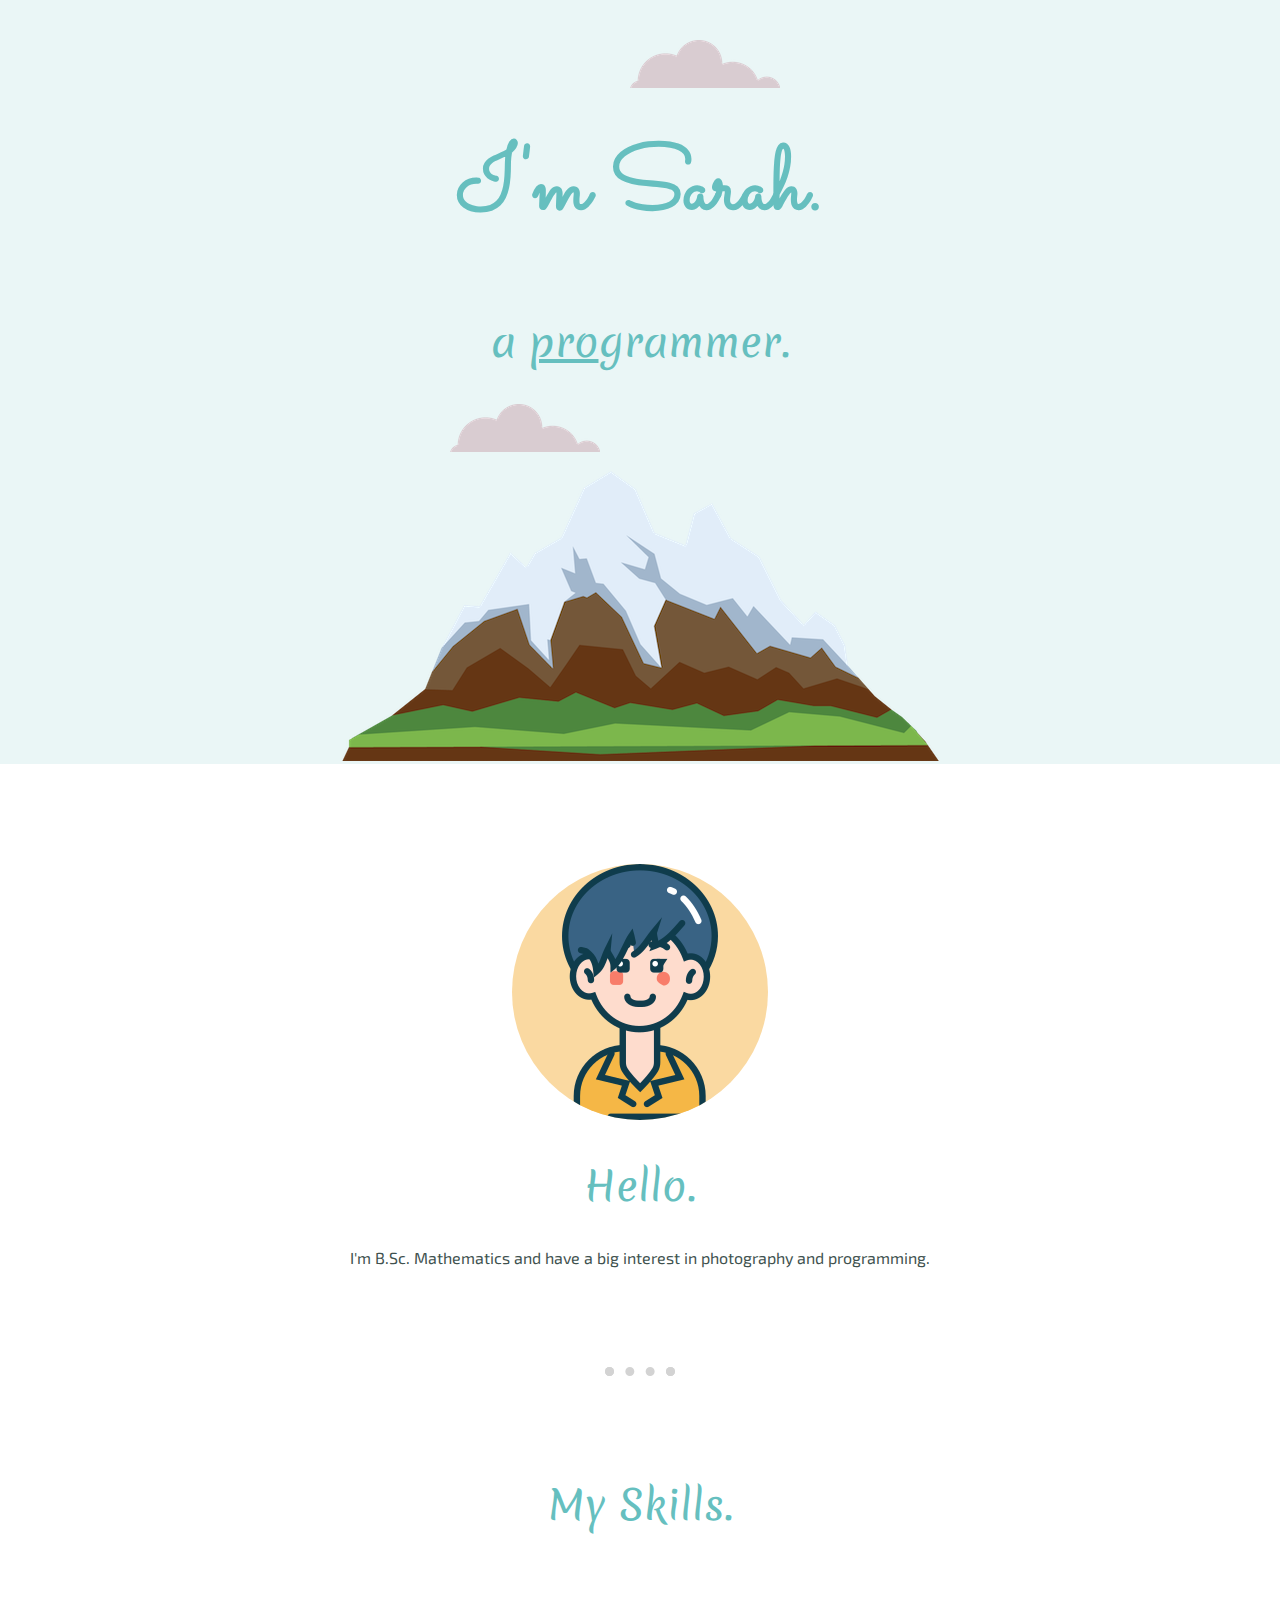
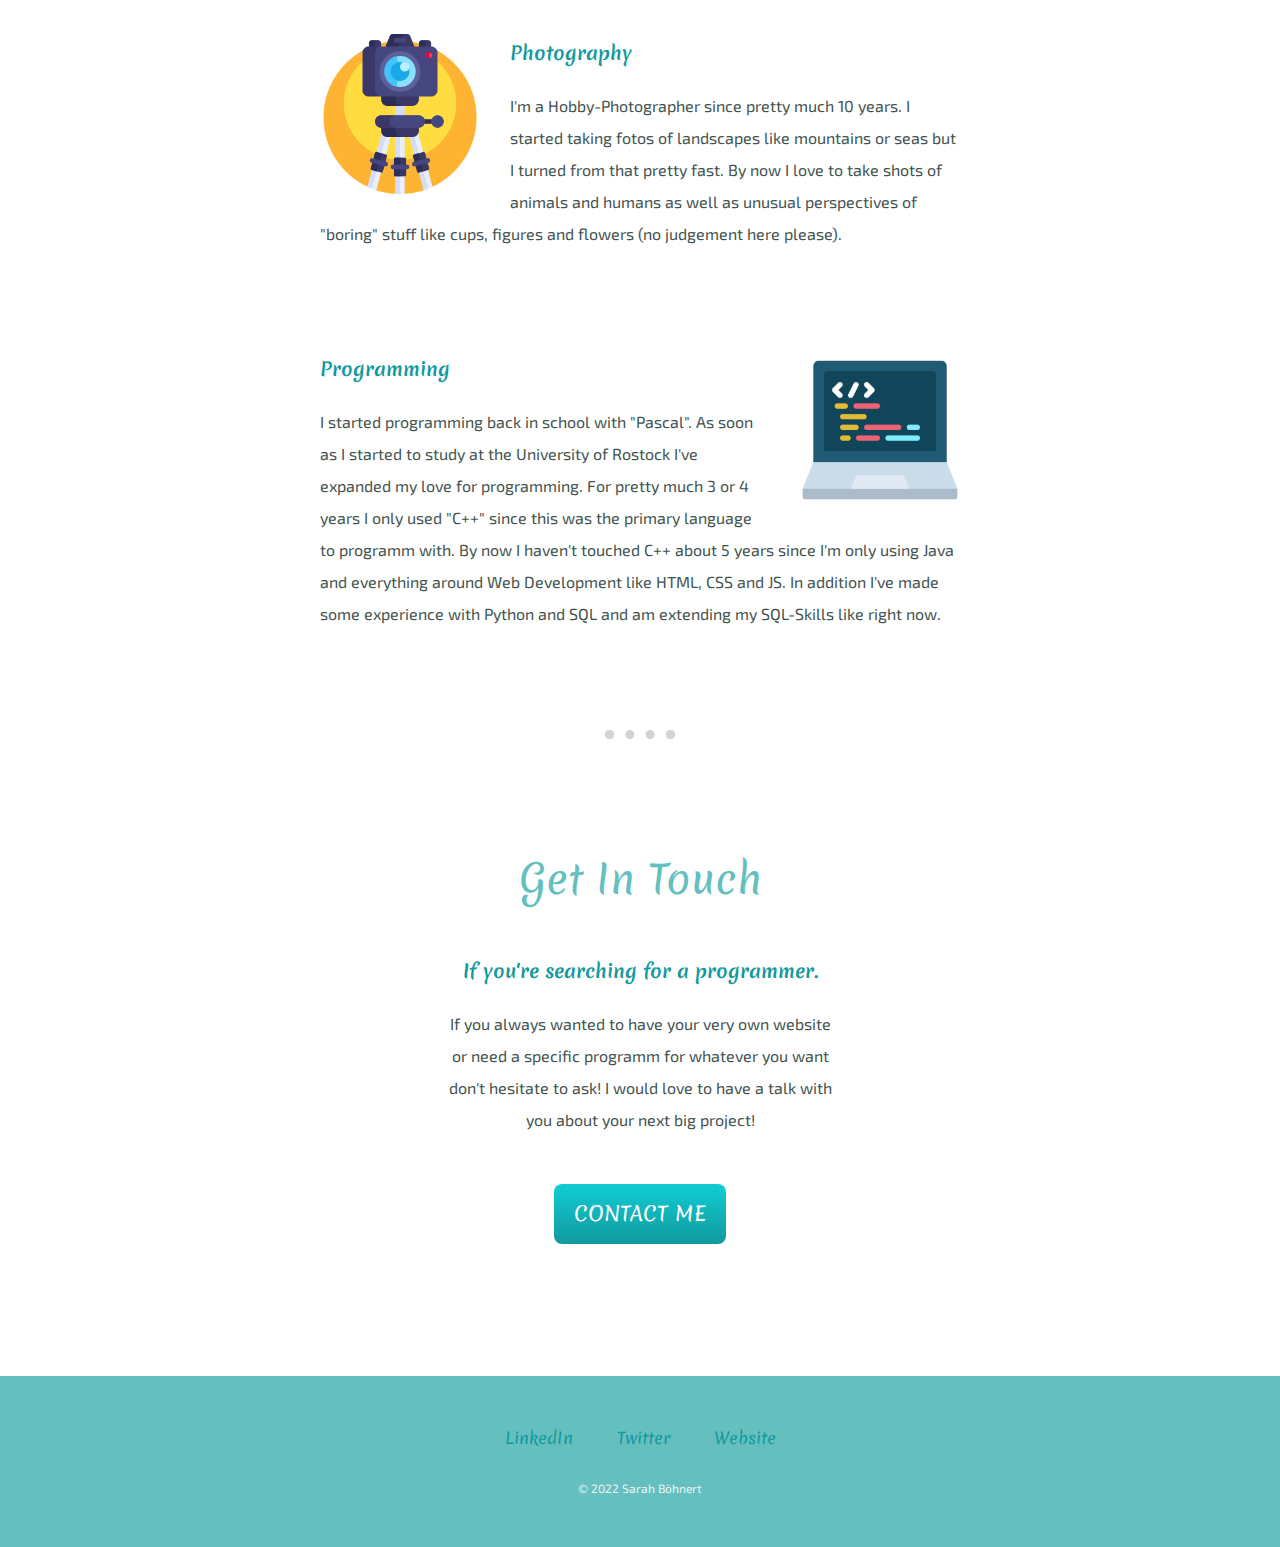
<file: cv/CSS - My Site/index.html>
<!DOCTYPE html>
<html lang="en" dir="ltr">
  <head>
    <meta charset="utf-8">
    <title>Sarah Böhnert</title>
    <link rel="stylesheet" href="css/styles.css">
    <link rel="icon" href="images/favicon.ico">
    <link rel="preconnect" href="https://fonts.googleapis.com">
<link rel="preconnect" href="https://fonts.gstatic.com" crossorigin>
<link href="https://fonts.googleapis.com/css2?family=Exo+2&family=Merienda&family=Sacramento&display=swap" rel="stylesheet">
  </head>
  <body>

    <div class="top-container">
      <img class="top-cloud" src="images/cloud.png" alt="cloud-img">
      <h1>I'm Sarah.</h1>
      <h2>a <span class="pro">pro</span>grammer.</h2>
      <img class="bottom-cloud" src="images/cloud.png" alt="cloud-img">
      <img src="images/mountain.png" alt="mountain-img">
    </div>

    <div class="middle-container">
      <div class="profile">
        <img class="profile-picture" src="images/woman.png" alt="profile picture - icon by Yuly Gutiérrez">
        <h2>Hello.</h2>
        <p>I'm B.Sc. Mathematics and have a big interest in photography and programming.</p>
      </div>
      <hr>
      <div class="skills">
        <h2>My Skills.</h2>
        <div class="skill-row">
          <img class="skill-image photo-image" src="images/tripod.png" alt="tripod - icon by Freepik">
          <h3>Photography</h3>
          <p>
            I'm a Hobby-Photographer since pretty much 10 years. I started taking fotos of landscapes like mountains or seas but I turned from that
            pretty fast. By now I love to take shots of animals and humans as well as unusual perspectives of "boring" stuff like cups, figures and flowers
            (no judgement here please).
          </p>
        </div>
        <div class="skill-row">
          <img class="skill-image programming-image" src="images/programming.png" alt="laptop - icon by juicy_fish">
          <h3>Programming</h3>
          <p>
            I started programming back in school with "Pascal". As soon as I started to study at the University of Rostock I've expanded my love for
            programming. For pretty much 3 or 4 years I only used "C++" since this was the primary language to programm with. By now I haven't touched
            C++ about 5 years since I'm only using Java and everything around Web Development like HTML, CSS and JS. In addition I've made some experience
            with Python and SQL and am extending my SQL-Skills like right now.
          </p>
        </div>
      </div>
      <hr>
      <div class="contact-me">
        <h2>Get In Touch</h2>
        <h3>If you're searching for a programmer.</h3>
        <p>
          If you always wanted to have your very own website or need a specific programm for whatever you want don't hesitate to ask! I would love
          to have a talk with you about your next big project!
        </p>
        <a class="btn" href="mailto:saboeh@outlook.com">CONTACT ME</a>
      </div>
    </div>


    <div class="bottom-container">
      <a class="footer-link" href="https://www.linkedin.com/">LinkedIn</a>
      <a class="footer-link" href="https://twitter.com/">Twitter</a>
      <a class="footer-link" href="https://www.appbrewery.co/">Website</a>
      <p class="copyright">© 2022 Sarah Böhnert</p>
    </div>


  </body>
</html>
</file>
<file: cv/CSS - My Site/css/styles.css>
body {
  color: #40514E;
  margin: 0;
  text-align: center;
  font-family: 'Exo 2', sans-serif;
}

h1 {
  color: #66BFBF;
  font-family: 'Sacramento', cursive;
  font-size: 5.625rem;
  line-height: 2;
  margin: 50px auto 0 auto;
}

/* 16px = 100% = 1em */
h2 {
  color: #66BFBF;
  font-family: 'Merienda', cursive;
  font-size: 2.5rem;
  font-weight: normal;
}

h3 {
  color: #11999E;
  font-family: 'Merienda', cursive;
}

hr {
  width: 4%;
  border: dotted lightgray 0.6rem;
  border-bottom: none;
  margin: 100px auto;
}

a {
  color: #11999E;
}

.bottom-cloud {
  left: 450px;
  position: absolute;
}

.bottom-container {
  background-color: #66BFBF;
  margin-top: 2rem;
  padding: 50px 0 20px;
}

.btn {
  background: #11cdd4;
  background-image: linear-gradient(to bottom, #11cdd4, #11999e);
  -webkit-border-radius: 8;
  -moz-border-radius: 8;
  border-radius: 8px;
  color: #ffffff;
  font-size: 20px;
  font-family: 'Merienda', cursive;
  padding: 10px 20px 10px 20px;
  margin: 2rem;
  text-decoration: none;
  display: inline-block;
}

.btn:hover {
  background: #30e3cb;
  background-image: linear-gradient(to bottom, #30e3cb, #2bc4ad);
  text-decoration: none;
}

.contact-me {
  width: 30%;
  line-height: 2;
  margin: auto;
}

.copyright {
  color: #EAF6F6;
  font-size: 0.75rem;
  padding: 20px 0;
}

.footer-link {
  color: #11999E;
  margin: 10px 20px;
  font-family: 'Merienda', cursive;
  text-decoration: none;
}

.footer-link:hover {
  color: #EAF6F6;
}

.middle-container {
  margin: 100px 0;
}

.skill-image {
  width: 25%;
}

.skill-row {
  width: 50%;
  margin: 100px auto;
  text-align: left;
  line-height: 2;
}

.top-container {
  background-color: #EAF6F6;
  padding-top: 50px;
  position: relative;
}

.top-cloud {
  position: absolute;
  right: 500px;
  top: 40px;
}

.photo-image {
  float: left;
  margin-right: 30px;
}

.pro {
  text-decoration: underline;
}

.profile-picture {
  background-color: #FAD9A1;
  border-radius: 100%;
}

.programming-image {
  float: right;
  margin-left: 30px;
}
</file>
